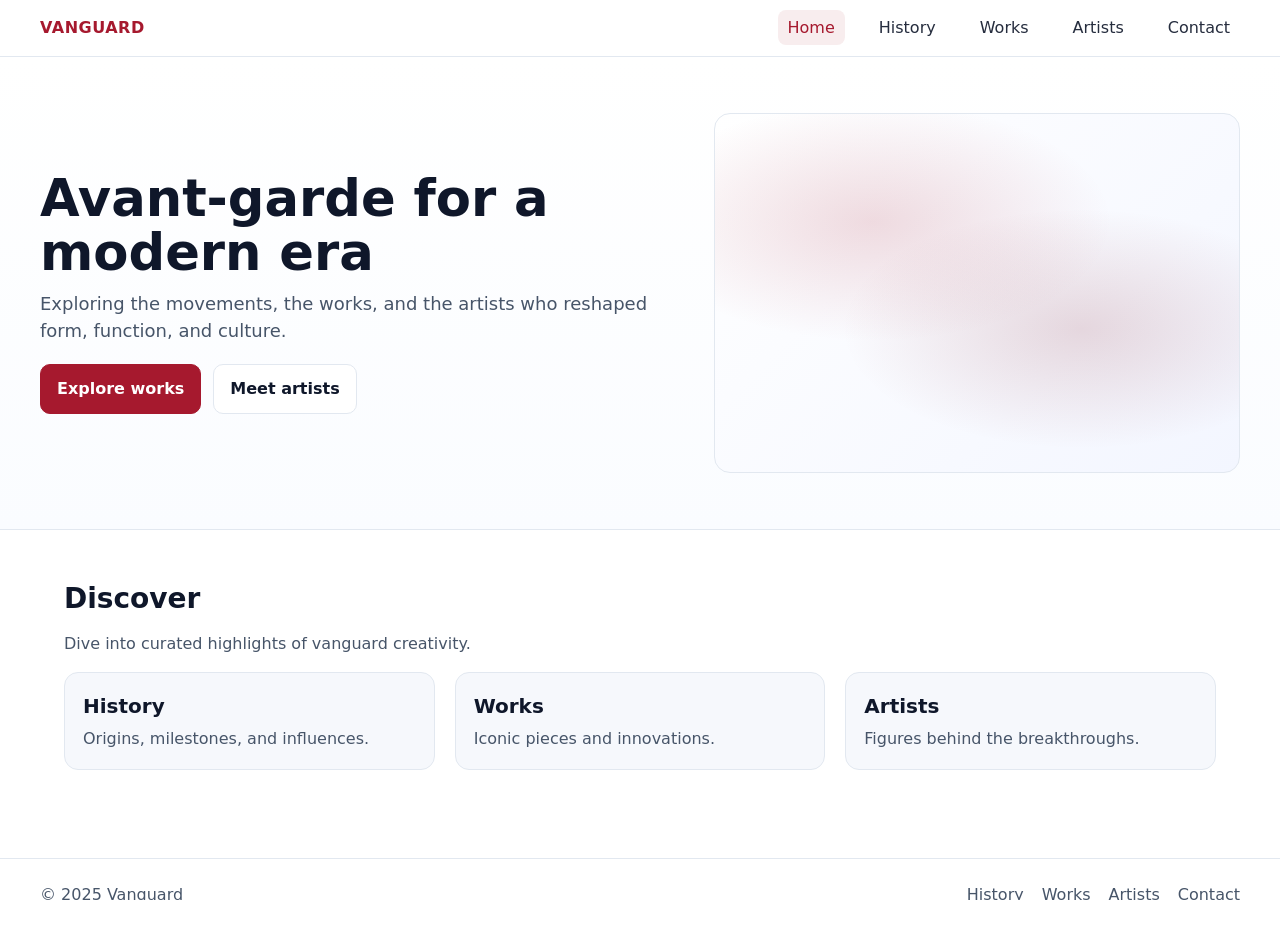
<file: index.html>
<!DOCTYPE html>
<html lang="en">
<head>
  <meta charset="utf-8" />
  <meta name="viewport" content="width=device-width, initial-scale=1" />
  <title>Vanguard — Home</title>
  <link rel="stylesheet" href="/style.css" />
</head>
<body>
  <header class="site-header">
    <div class="container header-inner">
      <a href="/index.html" class="logo" aria-label="Vanguard home">VANGUARD</a>
      <nav class="nav" aria-label="Primary">
        <ul>
          <li><a class="active" href="/index.html">Home</a></li>
          <li><a href="/history.html">History</a></li>
          <li><a href="/works.html">Works</a></li>
          <li><a href="/artists.html">Artists</a></li>
          <li><a href="/contact.html">Contact</a></li>
        </ul>
      </nav>
    </div>
  </header>

  <main>
    <section class="hero">
      <div class="container hero-inner">
        <div>
          <h1>Avant‑garde for a modern era</h1>
          <p>Exploring the movements, the works, and the artists who reshaped form, function, and culture.</p>
          <div class="hero-cta">
            <a class="btn primary" href="/works.html">Explore works</a>
            <a class="btn" href="/artists.html">Meet artists</a>
          </div>
        </div>
        <div class="hero-art" aria-hidden="true"></div>
      </div>
    </section>

    <section class="section">
      <div class="container">
        <h2>Discover</h2>
        <p class="lead">Dive into curated highlights of vanguard creativity.</p>
        <div class="cards">
          <a class="card" href="/history.html"><h3>History</h3><p>Origins, milestones, and influences.</p></a>
          <a class="card" href="/works.html"><h3>Works</h3><p>Iconic pieces and innovations.</p></a>
          <a class="card" href="/artists.html"><h3>Artists</h3><p>Figures behind the breakthroughs.</p></a>
        </div>
      </div>
    </section>
  </main>

  <footer class="site-footer">
    <div class="container footer-inner">
      <div>© 2025 Vanguard</div>
      <nav class="footer-nav" aria-label="Footer">
        <ul>
          <li><a href="/history.html">History</a></li>
          <li><a href="/works.html">Works</a></li>
          <li><a href="/artists.html">Artists</a></li>
          <li><a href="/contact.html">Contact</a></li>
        </ul>
      </nav>
    </div>
  </footer>
</body>
</html>
</file>
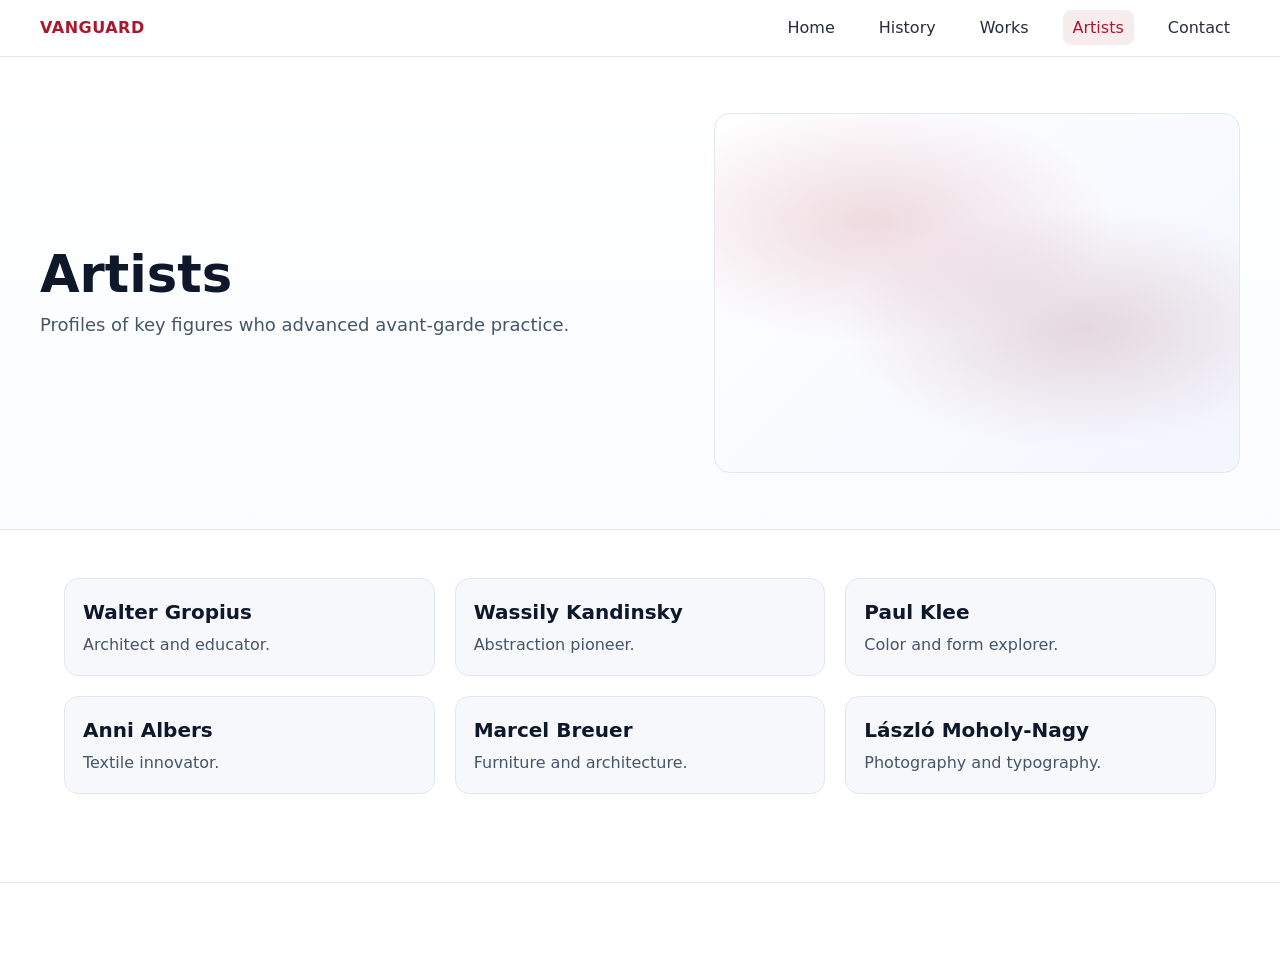
<file: artists.html>
<!DOCTYPE html>
<html lang="en">
<head>
  <meta charset="utf-8" />
  <meta name="viewport" content="width=device-width, initial-scale=1" />
  <title>Vanguard — Artists</title>
  <link rel="stylesheet" href="/style.css" />
</head>
<body>
  <header class="site-header">
    <div class="container header-inner">
      <a href="/index.html" class="logo" aria-label="Vanguard home">VANGUARD</a>
      <nav class="nav" aria-label="Primary">
        <ul>
          <li><a href="/index.html">Home</a></li>
          <li><a href="/history.html">History</a></li>
          <li><a href="/works.html">Works</a></li>
          <li><a class="active" href="/artists.html">Artists</a></li>
          <li><a href="/contact.html">Contact</a></li>
        </ul>
      </nav>
    </div>
  </header>

  <main>
    <section class="hero">
      <div class="container hero-inner">
        <div>
          <h1>Artists</h1>
          <p>Profiles of key figures who advanced avant‑garde practice.</p>
        </div>
        <div class="hero-art" aria-hidden="true"></div>
      </div>
    </section>

    <section class="section">
      <div class="container grid-3">
        <article class="card"><h3>Walter Gropius</h3><p>Architect and educator.</p></article>
        <article class="card"><h3>Wassily Kandinsky</h3><p>Abstraction pioneer.</p></article>
        <article class="card"><h3>Paul Klee</h3><p>Color and form explorer.</p></article>
        <article class="card"><h3>Anni Albers</h3><p>Textile innovator.</p></article>
        <article class="card"><h3>Marcel Breuer</h3><p>Furniture and architecture.</p></article>
        <article class="card"><h3>László Moholy‑Nagy</h3><p>Photography and typography.</p></article>
      </div>
    </section>
  </main>

  <footer class="site-footer">
    <div class="container footer-inner">
      <div>© 2025 Vanguard</div>
      <nav class="footer-nav" aria-label="Footer">
        <ul>
          <li><a href="/history.html">History</a></li>
          <li><a href="/works.html">Works</a></li>
          <li><a href="/artists.html">Artists</a></li>
          <li><a href="/contact.html">Contact</a></li>
        </ul>
      </nav>
    </div>
  </footer>
</body>
</html>
</file>
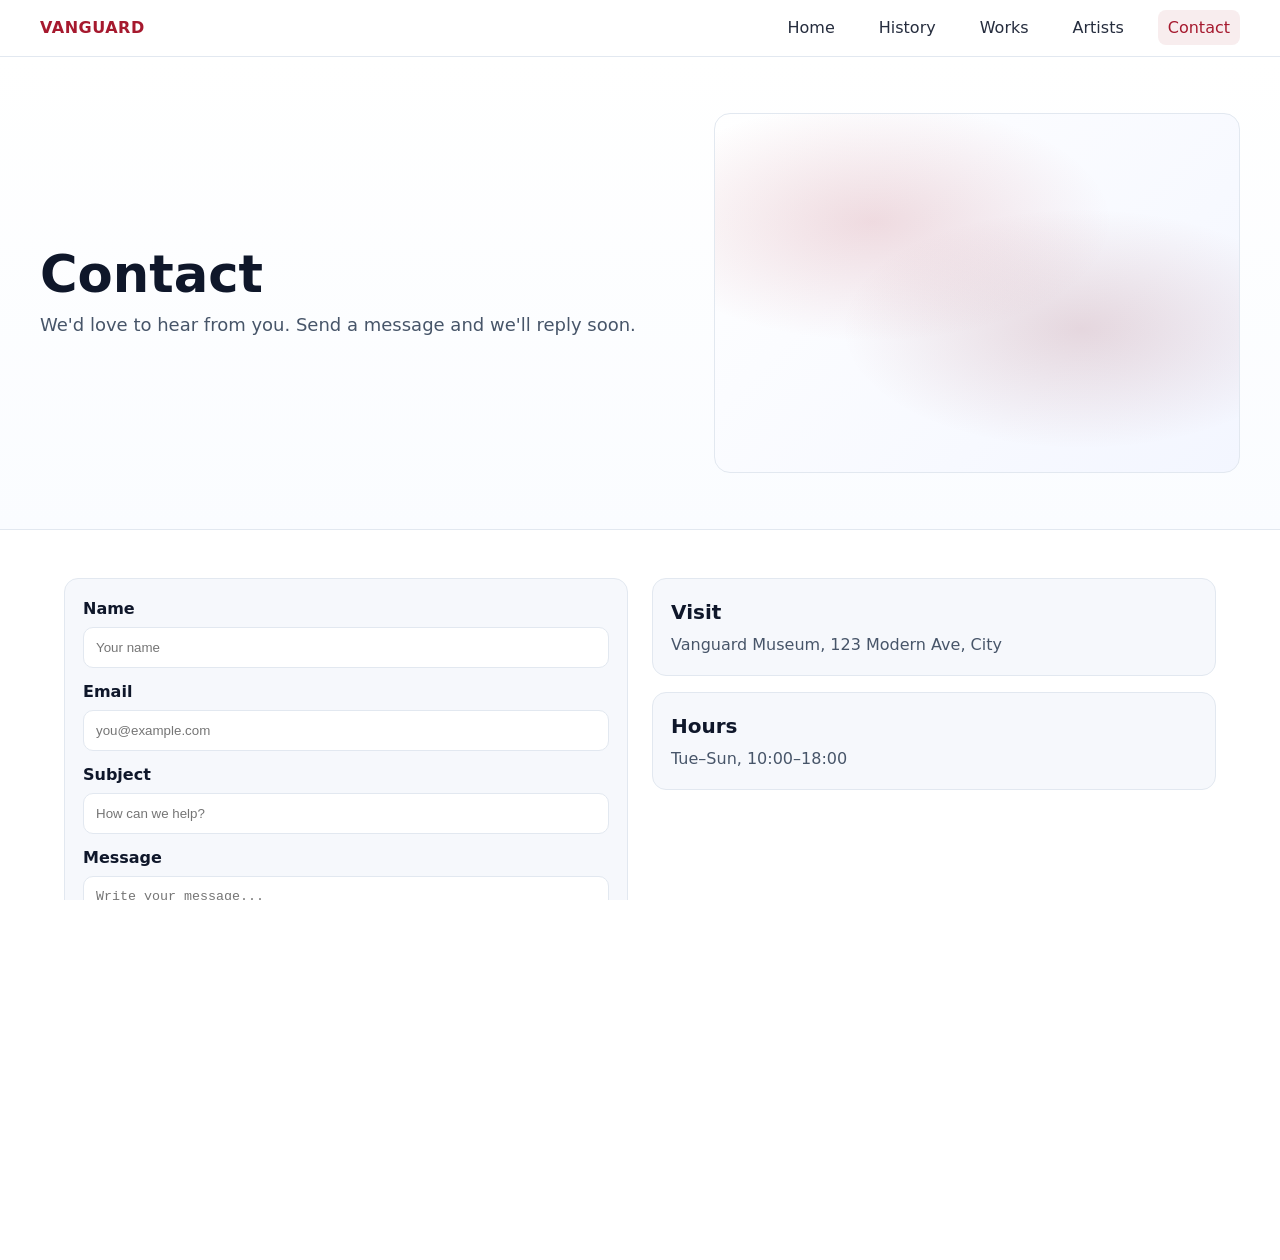
<file: contact.html>
<!DOCTYPE html>
<html lang="en">
<head>
  <meta charset="utf-8" />
  <meta name="viewport" content="width=device-width, initial-scale=1" />
  <title>Vanguard — Contact</title>
  <link rel="stylesheet" href="/style.css" />
</head>
<body>
  <header class="site-header">
    <div class="container header-inner">
      <a href="/index.html" class="logo" aria-label="Vanguard home">VANGUARD</a>
      <nav class="nav" aria-label="Primary">
        <ul>
          <li><a href="/index.html">Home</a></li>
          <li><a href="/history.html">History</a></li>
          <li><a href="/works.html">Works</a></li>
          <li><a href="/artists.html">Artists</a></li>
          <li><a class="active" href="/contact.html">Contact</a></li>
        </ul>
      </nav>
    </div>
  </header>

  <main>
    <section class="hero">
      <div class="container hero-inner">
        <div>
          <h1>Contact</h1>
          <p>We'd love to hear from you. Send a message and we'll reply soon.</p>
        </div>
        <div class="hero-art" aria-hidden="true"></div>
      </div>
    </section>

    <section class="section">
      <div class="container grid-2">
        <form class="form" action="#" method="post">
          <div>
            <label class="label" for="name">Name</label>
            <input class="input" id="name" name="name" type="text" required placeholder="Your name" />
          </div>
          <div style="margin-top:12px;">
            <label class="label" for="email">Email</label>
            <input class="input" id="email" name="email" type="email" required placeholder="you@example.com" />
          </div>
          <div style="margin-top:12px;">
            <label class="label" for="subject">Subject</label>
            <input class="input" id="subject" name="subject" type="text" placeholder="How can we help?" />
          </div>
          <div style="margin-top:12px;">
            <label class="label" for="message">Message</label>
            <textarea class="textarea" id="message" name="message" required placeholder="Write your message..."></textarea>
          </div>
          <div style="margin-top:16px;">
            <button class="btn primary" type="submit">Send</button>
          </div>
        </form>
        <div>
          <div class="card">
            <h3>Visit</h3>
            <p>Vanguard Museum, 123 Modern Ave, City</p>
          </div>
          <div class="card" style="margin-top:16px;">
            <h3>Hours</h3>
            <p>Tue–Sun, 10:00–18:00</p>
          </div>
        </div>
      </div>
    </section>
  </main>

  <footer class="site-footer">
    <div class="container footer-inner">
      <div>© 2025 Vanguard</div>
      <nav class="footer-nav" aria-label="Footer">
        <ul>
          <li><a href="/history.html">History</a></li>
          <li><a href="/works.html">Works</a></li>
          <li><a href="/artists.html">Artists</a></li>
          <li><a href="/contact.html">Contact</a></li>
        </ul>
      </nav>
    </div>
  </footer>
</body>
</html>
</file>
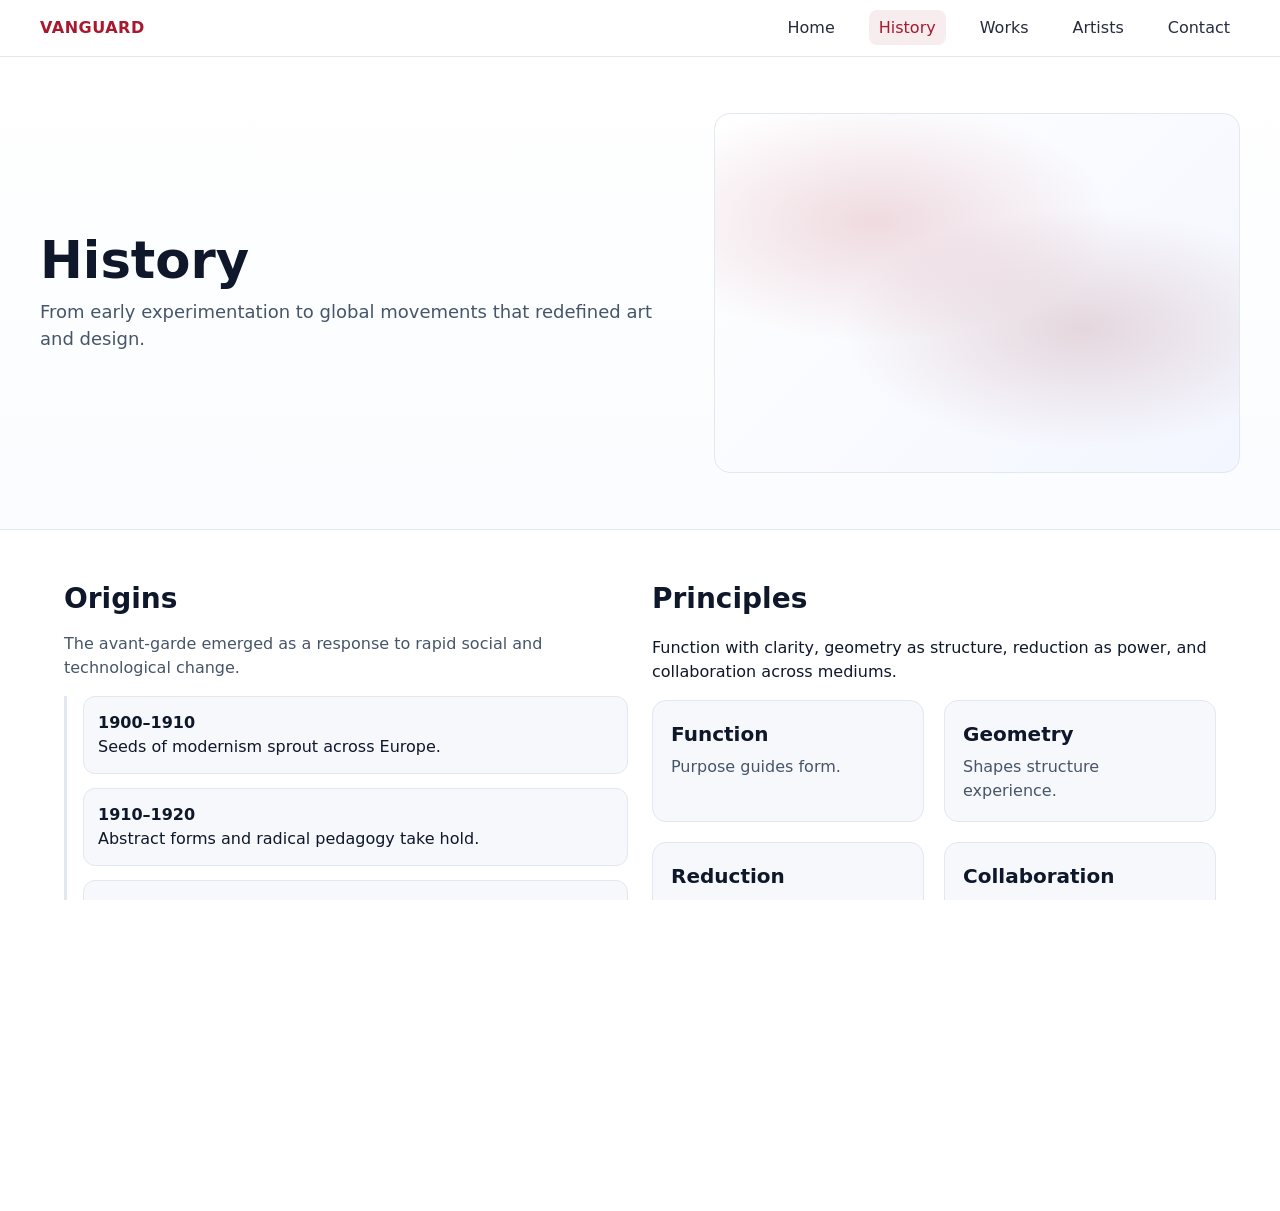
<file: history.html>
<!DOCTYPE html>
<html lang="en">
<head>
  <meta charset="utf-8" />
  <meta name="viewport" content="width=device-width, initial-scale=1" />
  <title>Vanguard — History</title>
  <link rel="stylesheet" href="/style.css" />
</head>
<body>
  <header class="site-header">
    <div class="container header-inner">
      <a href="/index.html" class="logo" aria-label="Vanguard home">VANGUARD</a>
      <nav class="nav" aria-label="Primary">
        <ul>
          <li><a href="/index.html">Home</a></li>
          <li><a class="active" href="/history.html">History</a></li>
          <li><a href="/works.html">Works</a></li>
          <li><a href="/artists.html">Artists</a></li>
          <li><a href="/contact.html">Contact</a></li>
        </ul>
      </nav>
    </div>
  </header>

  <main>
    <section class="hero">
      <div class="container hero-inner">
        <div>
          <h1>History</h1>
          <p>From early experimentation to global movements that redefined art and design.</p>
        </div>
        <div class="hero-art" aria-hidden="true"></div>
      </div>
    </section>

    <section class="section">
      <div class="container grid-2">
        <div>
          <h2>Origins</h2>
          <p class="lead">The avant‑garde emerged as a response to rapid social and technological change.</p>
          <div class="timeline">
            <div class="item"><strong>1900–1910</strong><br/>Seeds of modernism sprout across Europe.</div>
            <div class="item"><strong>1910–1920</strong><br/>Abstract forms and radical pedagogy take hold.</div>
            <div class="item"><strong>1920–1930</strong><br/>Interdisciplinary schools forge a new design language.</div>
            <div class="item"><strong>1930–1940</strong><br/>Ideas migrate and evolve internationally.</div>
          </div>
        </div>
        <div>
          <h2>Principles</h2>
          <p>Function with clarity, geometry as structure, reduction as power, and collaboration across mediums.</p>
          <div class="cards" style="grid-template-columns: 1fr 1fr;">
            <div class="card"><h3>Function</h3><p>Purpose guides form.</p></div>
            <div class="card"><h3>Geometry</h3><p>Shapes structure experience.</p></div>
            <div class="card"><h3>Reduction</h3><p>Less reveals essence.</p></div>
            <div class="card"><h3>Collaboration</h3><p>Disciplines intersect to innovate.</p></div>
          </div>
        </div>
      </div>
    </section>
  </main>

  <footer class="site-footer">
    <div class="container footer-inner">
      <div>© 2025 Vanguard</div>
      <nav class="footer-nav" aria-label="Footer">
        <ul>
          <li><a href="/history.html">History</a></li>
          <li><a href="/works.html">Works</a></li>
          <li><a href="/artists.html">Artists</a></li>
          <li><a href="/contact.html">Contact</a></li>
        </ul>
      </nav>
    </div>
  </footer>
</body>
</html>
</file>
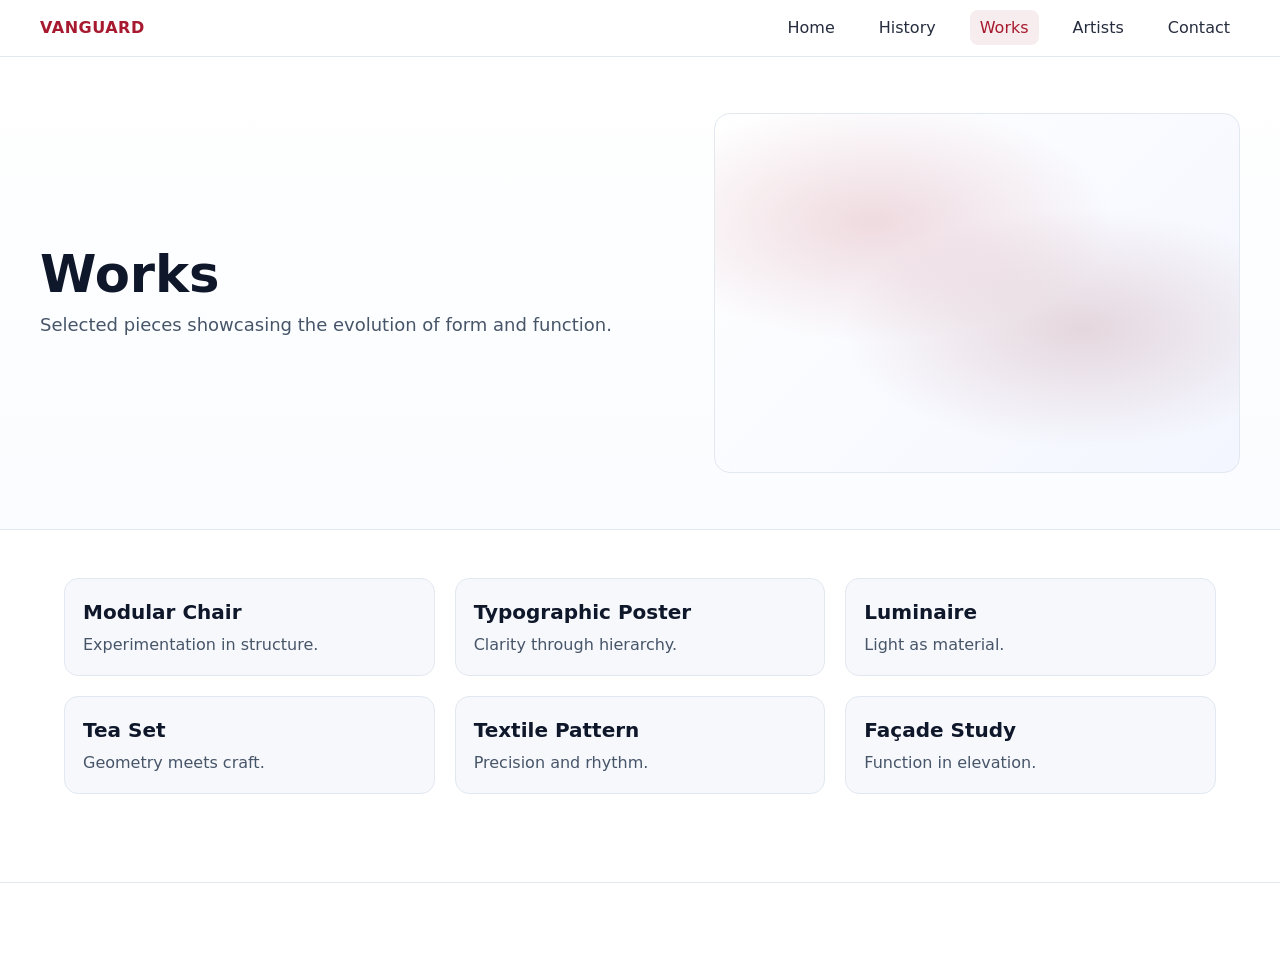
<file: works.html>
<!DOCTYPE html>
<html lang="en">
<head>
  <meta charset="utf-8" />
  <meta name="viewport" content="width=device-width, initial-scale=1" />
  <title>Vanguard — Works</title>
  <link rel="stylesheet" href="/style.css" />
</head>
<body>
  <header class="site-header">
    <div class="container header-inner">
      <a href="/index.html" class="logo" aria-label="Vanguard home">VANGUARD</a>
      <nav class="nav" aria-label="Primary">
        <ul>
          <li><a href="/index.html">Home</a></li>
          <li><a href="/history.html">History</a></li>
          <li><a class="active" href="/works.html">Works</a></li>
          <li><a href="/artists.html">Artists</a></li>
          <li><a href="/contact.html">Contact</a></li>
        </ul>
      </nav>
    </div>
  </header>

  <main>
    <section class="hero">
      <div class="container hero-inner">
        <div>
          <h1>Works</h1>
          <p>Selected pieces showcasing the evolution of form and function.</p>
        </div>
        <div class="hero-art" aria-hidden="true"></div>
      </div>
    </section>

    <section class="section">
      <div class="container">
        <div class="grid-3">
          <article class="card"><h3>Modular Chair</h3><p>Experimentation in structure.</p></article>
          <article class="card"><h3>Typographic Poster</h3><p>Clarity through hierarchy.</p></article>
          <article class="card"><h3>Luminaire</h3><p>Light as material.</p></article>
          <article class="card"><h3>Tea Set</h3><p>Geometry meets craft.</p></article>
          <article class="card"><h3>Textile Pattern</h3><p>Precision and rhythm.</p></article>
          <article class="card"><h3>Façade Study</h3><p>Function in elevation.</p></article>
        </div>
      </div>
    </section>
  </main>

  <footer class="site-footer">
    <div class="container footer-inner">
      <div>© 2025 Vanguard</div>
      <nav class="footer-nav" aria-label="Footer">
        <ul>
          <li><a href="/history.html">History</a></li>
          <li><a href="/works.html">Works</a></li>
          <li><a href="/artists.html">Artists</a></li>
          <li><a href="/contact.html">Contact</a></li>
        </ul>
      </nav>
    </div>
  </footer>
</body>
</html>
</file>
<file: style.css>
/* Vanguard-themed site, HTML+CSS only. Target: 1366x768, no horizontal scroll */
:root {
  --bg: #ffffff;
  --surface: #f6f8fc;
  --text: #0f172a;
  --muted: #475569;
  --accent: #a6192e; /* Vanguard red */
  --accent-dark: #7d1222;
  --border: #e2e8f0;
  --max-w: 1200px;
}
* { box-sizing: border-box; }
html, body { margin: 0; padding: 0; height: 100%; overflow-x: hidden; }
body {
  font-family: system-ui, -apple-system, Segoe UI, Roboto, Inter, Arial, sans-serif;
  color: var(--text);
  background: var(--bg);
  line-height: 1.5;
}
img { max-width: 100%; height: auto; display: block; }
a { color: inherit; text-decoration: none; }
.container { max-width: var(--max-w); margin: 0 auto; padding: 0 24px; }

/* Header */
.site-header { position: sticky; top: 0; z-index: 50; background: var(--bg); border-bottom: 1px solid var(--border); }
.header-inner { display: grid; grid-template-columns: auto 1fr; gap: 16px; align-items: center; padding: 16px 0; }
.logo { font-weight: 800; color: var(--accent); letter-spacing: 0.5px; }
.nav ul { display: flex; justify-content: end; gap: 24px; list-style: none; margin: 0; padding: 0; }
.nav a { padding: 8px 10px; border-radius: 8px; color: var(--text); opacity: 0.9; }
.nav a:hover, .nav a.active { color: var(--accent); background: rgba(166,25,46,0.08); opacity: 1; }

/* Hero */
.hero { background: linear-gradient(180deg, #ffffff, #fafcff); border-bottom: 1px solid var(--border); }
.hero-inner { display: grid; grid-template-columns: 1.1fr 0.9fr; gap: 32px; align-items: center; padding: 56px 0; }
.hero h1 { margin: 0 0 10px; font-size: clamp(36px, 4vw, 56px); line-height: 1.05; }
.hero p { margin: 0; color: var(--muted); font-size: 18px; max-width: 60ch; }
.hero-cta { margin-top: 20px; display: flex; gap: 12px; }
.btn { display: inline-flex; align-items: center; justify-content: center; gap: 8px; padding: 12px 16px; border-radius: 10px; border: 1px solid var(--border); background: #fff; color: var(--text); font-weight: 600; }
.btn.primary { background: var(--accent); border-color: var(--accent); color: #fff; }
.btn.primary:hover { background: var(--accent-dark); border-color: var(--accent-dark); }
.hero-art { width: 100%; height: 360px; border-radius: 16px; background:
  radial-gradient(400px 200px at 30% 30%, rgba(166,25,46,0.15), transparent 60%),
  radial-gradient(400px 200px at 70% 60%, rgba(125,18,34,0.15), transparent 60%),
  linear-gradient(135deg, #ffffff, #f3f6ff);
  border: 1px solid var(--border);
}

/* Sections */
.section { padding: 48px 0; }
.section h2 { margin: 0 0 12px; font-size: 28px; }
.section p.lead { color: var(--muted); margin-top: 0; }
.cards { display: grid; grid-template-columns: repeat(3, minmax(0, 1fr)); gap: 20px; }
.card { background: var(--surface); border: 1px solid var(--border); border-radius: 14px; padding: 18px; }
.card h3 { margin: 0 0 6px; font-size: 20px; }
.card p { margin: 0; color: var(--muted); }

.grid-2 { display: grid; grid-template-columns: repeat(2, minmax(0, 1fr)); gap: 24px; }
.grid-3 { display: grid; grid-template-columns: repeat(3, minmax(0, 1fr)); gap: 20px; }

/* Lists / timeline */
.timeline { border-left: 3px solid var(--border); padding-left: 16px; display: grid; gap: 14px; }
.timeline .item { background: var(--surface); border: 1px solid var(--border); border-radius: 12px; padding: 14px; }

/* Forms */
.form { background: var(--surface); border: 1px solid var(--border); border-radius: 14px; padding: 18px; }
.label { display: block; font-weight: 600; margin-bottom: 6px; }
.input, .textarea, .select { width: 100%; padding: 12px 12px; border-radius: 10px; border: 1px solid var(--border); background: #fff; color: var(--text); }
.textarea { resize: vertical; min-height: 140px; }

/* Footer */
.site-footer { border-top: 1px solid var(--border); margin-top: 40px; background: #fff; }
.footer-inner { padding: 24px 0; display: grid; grid-template-columns: 1fr auto; align-items: center; gap: 16px; color: var(--muted); }
.footer-nav ul { list-style: none; display: flex; gap: 18px; margin: 0; padding: 0; }

/* 1366x768 guard rails */
@media (min-width: 1366px) {
  .hero-art { height: 380px; }
}
@media (max-width: 980px) {
  .hero-inner { grid-template-columns: 1fr; }
  .cards, .grid-3, .grid-2 { grid-template-columns: 1fr; }
}
</file>
